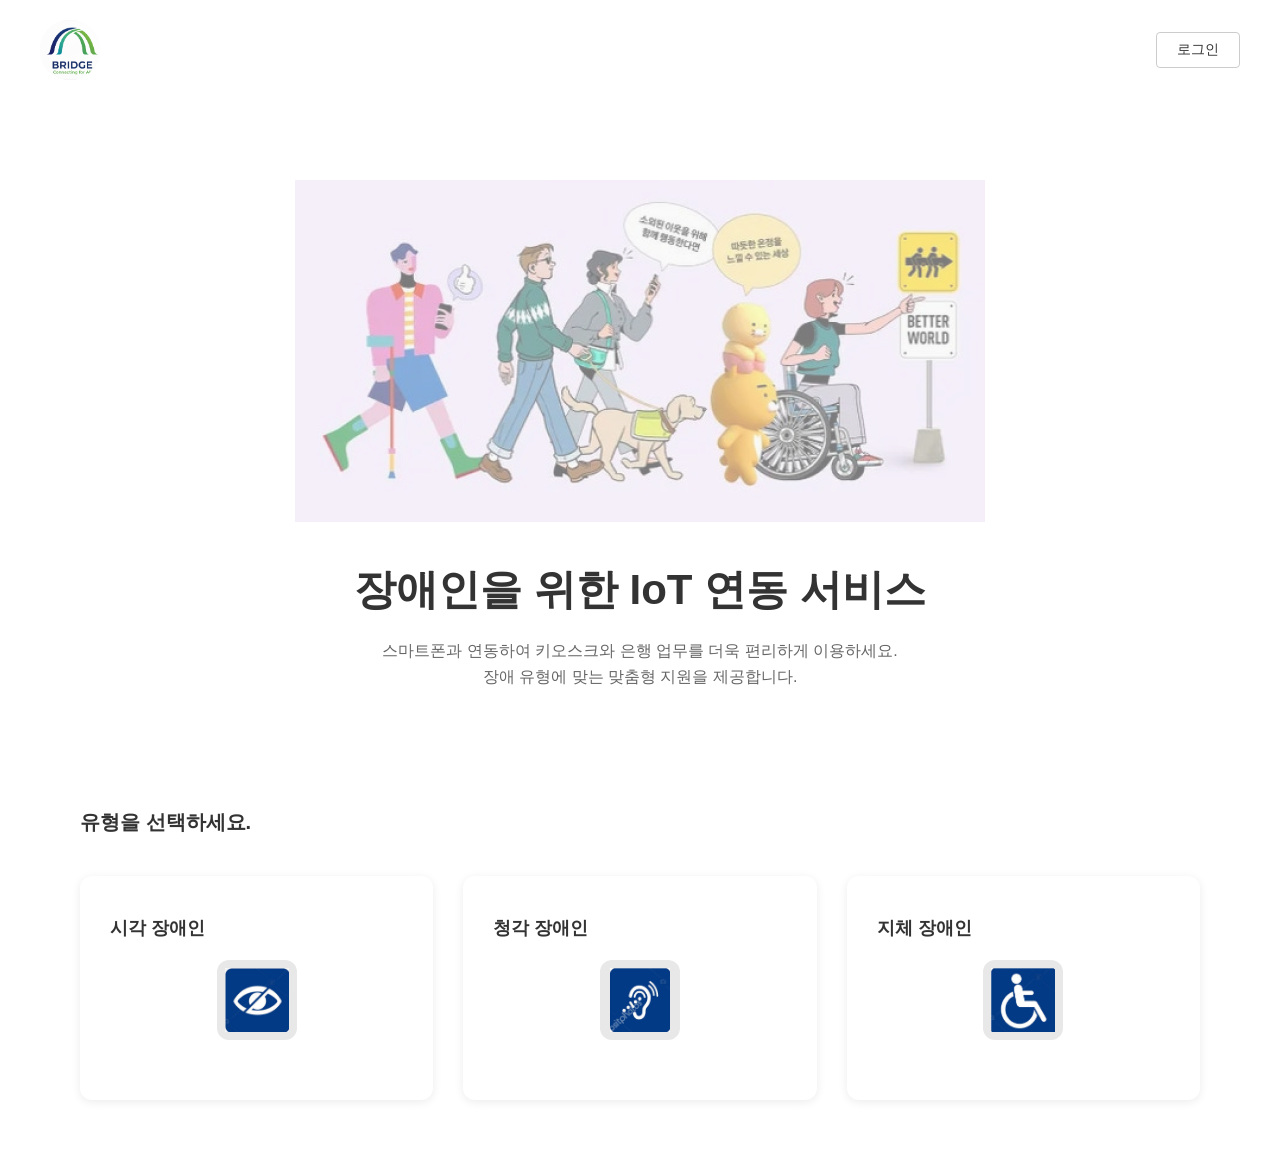
<file: src/func_visual.html>
<!DOCTYPE html>
<html lang="ko">
<head>
    <meta charset="UTF-8">
    <meta name="viewport" content="width=device-width, initial-scale=1.0">
    <title>BRIDGE - 시각장애 지원</title>
    <link rel="stylesheet" href="css/global.css">
    <link rel="stylesheet" href="css/components.css">
</head>
<body>
    <div class="container">
        <header class="header">
            <div class="logo" style="cursor: pointer;" onclick="location.href='mainpage.html'">
                <img src="images/logo.png" alt="BRIDGE 로고" class="logo-image">
            </div>
            <button class="my-info-btn" onclick="location.href='mypage.html'">내 정보</button>
        </header>

        <nav class="nav-bar">
            <button class="back-btn" onclick="history.back()">←</button>
            <h1 class="page-title">지원 기능</h1>
        </nav>

        <section class="main-icon">
            <div class="main-icon-img">
                <img src="images/visual.png" alt="시각장애 지원 아이콘">
            </div>
        </section>

        <div class="feature-options">
            <div class="feature-option"><span>음성 안내</span></div>
            <div class="feature-option"><span>고대비 화면</span></div>
            <div class="feature-option"><span>큰 글씨 출력</span></div>
        </div>

        <div class="cards">
            <div class="card">
                <h3>스마트폰 연동</h3>
                <p>블루투스를 통해 자동으로 개인 설정이 연동됩니다.</p>
            </div>
            <div class="card">
                <h3>자동 인식</h3>
                <p>키오스크나 은행 기기에 가까이 가면 자동으로 연결됩니다.</p>
            </div>
            <div class="card">
                <h3>서비스 이용</h3>
                <p>키오스크나 은행에서 편리하게 이용하세요.</p>
            </div>
        </div>

        <button class="use-btn" onclick="handleRegister()">이용하기</button>
    </div>
    
    <script>
        // 1. 로그인 상태 체크 (즉시 실행 함수)
        (function() {
            if (localStorage.getItem('isLoggedIn') !== 'true') {
                alert("로그인이 필요한 서비스입니다.");
                location.href = 'mainpage.html';
            }
        })();

        // 2. 등록 및 유형 저장
        function handleRegister() {
            if (confirm("시각장애인 지원 기능을 등록하시겠습니까?")) {
                localStorage.setItem('userType', '시각장애인');
                alert("등록이 완료되었습니다. 마이페이지로 이동합니다.");
                location.href = 'mypage.html';
            }
        }
    </script>
</body>
</html>
</file>
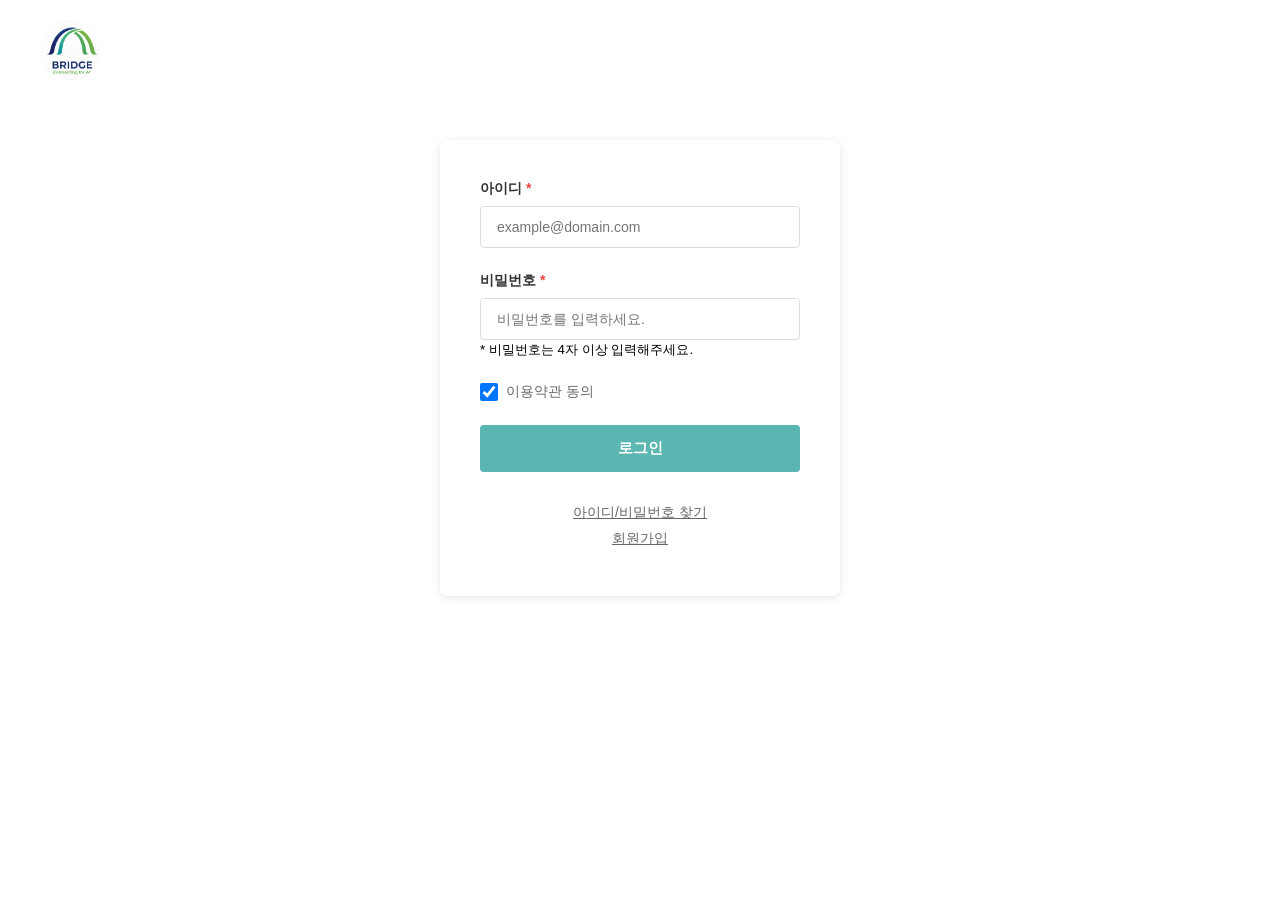
<file: src/login.html>
<!DOCTYPE html>
<html lang="ko">
<head>
    <meta charset="UTF-8">
    <meta name="viewport" content="width=device-width, initial-scale=1.0">
    <title>로그인 - BRIDGE</title>
    <link rel="stylesheet" href="css/global.css">
    <link rel="stylesheet" href="css/modal.css">
    <link rel="stylesheet" href="css/accessibility.css">
    <link rel="stylesheet" href="css/login.css">
</head>
<body>
    <a href="#main-content" class="skip-to-content">본문으로 건너뛰기</a>
    
    <div id="header-container"></div>

    <main id="main-content">
        <div class="login-container">
            <div class="login-box">
                <form id="login-form" aria-labelledby="login-heading">
                    <h2 id="login-heading" class="sr-only">로그인</h2>
                    
                    <div class="form-group">
                        <label for="user-id" class="form-label required">아이디</label>
                        <input type="email" 
                        id="user-id" 
                        class="form-input" 
                        placeholder="example@domain.com"
                        aria-required="true"
                        aria-describedby="id-error"
                        autocomplete="email">
                        <span id="id-error" class="error-message" role="alert" aria-live="polite"></span>
                    </div>

                    <div class="form-group">
                        <label for="user-pw" class="form-label required">비밀번호</label>
                        <input type="password" 
                        id="user-pw" 
                        class="form-input" 
                        placeholder="비밀번호를 입력하세요."
                        aria-required="true"
                        aria-describedby="pw-helper pw-error"
                        autocomplete="current-password">
                        <small id="pw-helper" class="form-helper">* 비밀번호는 4자 이상 입력해주세요.</small>
                        <span id="pw-error" class="error-message" role="alert" aria-live="polite"></span>
                    </div>

                    <div class="checkbox-group">
                        <input type="checkbox" 
                        id="agree" 
                        class="checkbox-input" 
                        checked
                        aria-required="true">
                        <label for="agree" class="checkbox-label">이용약관 동의</label>
                    </div>

                    <button type="submit" class="btn btn-primary" aria-label="로그인하기">
                        로그인
                    </button>
                </form>

                <nav class="link-group" aria-label="계정 관련 링크">
                    <a href="#" class="link">아이디/비밀번호 찾기</a>
                    <a href="#" class="link">회원가입</a>
                </nav>
            </div>
        </div>
    </main>

    <script src="javaScript/constants.js"></script>
    <script src="javaScript/modal.js"></script>
    <script src="javaScript/componentLoader.js"></script>
    <script src="javaScript/common.js"></script>
    <script src="javaScript/main.js"></script>
    
    <script>
        // 로그인 폼 제출 처리
        document.getElementById('login-form').addEventListener('submit', function(e) {
            e.preventDefault();
            handleLogin();
        });
        
        function handleLogin() {
            const idInput = document.getElementById('user-id').value.trim();
            const pwInput = document.getElementById('user-pw').value;
            const agreeCheck = document.getElementById('agree').checked;
            
            // 1. 이용약관 동의 확인
            if (!agreeCheck) {
                ModalSystem.warning('이용약관에 동의해주세요.', '약관 동의 필요').then(() => {
                    document.getElementById('agree').focus();
                });
                return;
            }
            
            // 2. 아이디 검증
            if (!idInput) {
                ModalSystem.warning('아이디를 입력해주세요.', '입력 오류').then(() => {
                    document.getElementById('user-id').focus();
                });
                return;
            }
            
            if (!idInput.includes('@')) {
                ModalSystem.warning('아이디에 @도메인을 포함해주세요.<br>(예: user@email.com)', '아이디 형식 오류').then(() => {
                    document.getElementById('user-id').focus();
                });
                return;
            }

            // 3. 비밀번호 검증
            if (!pwInput) {
                ModalSystem.warning('비밀번호를 입력해주세요.', '입력 오류').then(() => {
                    document.getElementById('user-pw').focus();
                });
                return;
            }
            
            if (pwInput.length < 4) {
                ModalSystem.warning('비밀번호를 4자 이상 입력해주세요.', '비밀번호 형식 오류').then(() => {
                    document.getElementById('user-pw').focus();
                });
                return;
            }

            // 4. 로그인 성공 처리
            try {
                localStorage.setItem('isLoggedIn', 'true');
                localStorage.setItem('userEmail', idInput);
                
                ModalSystem.success('로그인에 성공하였습니다!', '로그인 성공').then(() => {
                    window.location.href = 'mainpage.html';
                });
            } catch (error) {
                console.error('로그인 처리 중 에러:', error);
                ModalSystem.error('로그인 처리 중 오류가 발생했습니다.');
            }
        }
    </script>
</body>
</html>
</file>
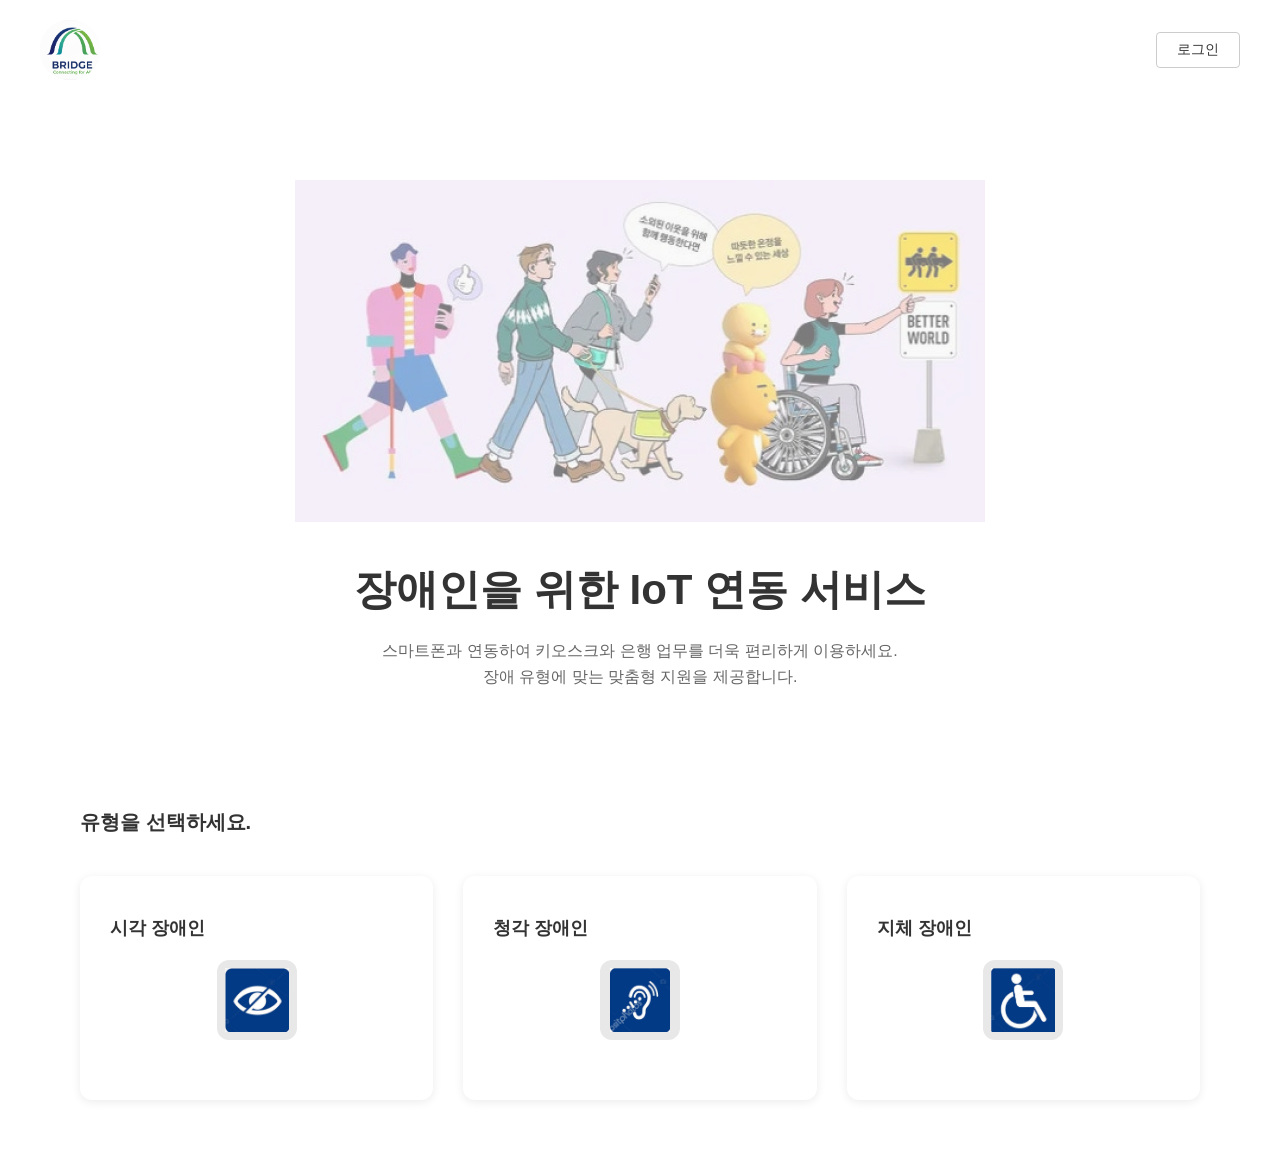
<file: src/mainpage.html>
<!DOCTYPE html>
<html lang="ko">
<head>
    <meta charset="UTF-8">
    <meta name="viewport" content="width=device-width, initial-scale=1.0">
    <title>BRIDGE - 장애인 지원 IoT 서비스</title>
    <link rel="stylesheet" href="css/global.css">
    <link rel="stylesheet" href="css/modal.css">
    <link rel="stylesheet" href="css/accessibility.css">
    <link rel="stylesheet" href="css/mainpage.css">
</head>

<body>
    <div id="header-container"></div>

    <main>
        <section class="hero-section">
            <div class="illustration-area">
                <img src="images/mainpage.png" alt="서비스 소개 일러스트">
            </div>
            <h1>장애인을 위한 IoT 연동 서비스</h1>
            <p class="subtitle">
                스마트폰과 연동하여 키오스크와 은행 업무를 더욱 편리하게 이용하세요.<br>
                장애 유형에 맞는 맞춤형 지원을 제공합니다.
            </p>
        </section>

        <section class="services-section">
            <h2 class="section-title">유형을 선택하세요.</h2>
            <div class="service-cards">
                <a href="func_detail.html?type=visual" class="service-card">
                    <h3 class="card-title">시각 장애인</h3>
                    <div class="icon-placeholder">
                        <img src="images/visual.png" alt="시각 장애인 아이콘">
                    </div>
                </a>
                
                <a href="func_detail.html?type=hearing" class="service-card">
                    <h3 class="card-title">청각 장애인</h3>
                    <div class="icon-placeholder">
                        <img src="images/hearing.png" alt="청각 장애인 아이콘">
                    </div>
                </a>
                
                <a href="func_detail.html?type=physical" class="service-card">
                    <h3 class="card-title">지체 장애인</h3>
                    <div class="icon-placeholder">
                        <img src="images/physical.png" alt="지체 장애인 아이콘">
                    </div>
                </a>
            </div>
        </section>
    </main>

    <script src="javaScript/constants.js"></script>
    <script src="javaScript/modal.js"></script>
    <script src="javaScript/componentLoader.js"></script>
    <script src="javaScript/common.js"></script>
    <script src="javaScript/mainpage.js"></script>
    <script src="javaScript/main.js"></script>
</body>
</html>
</file>
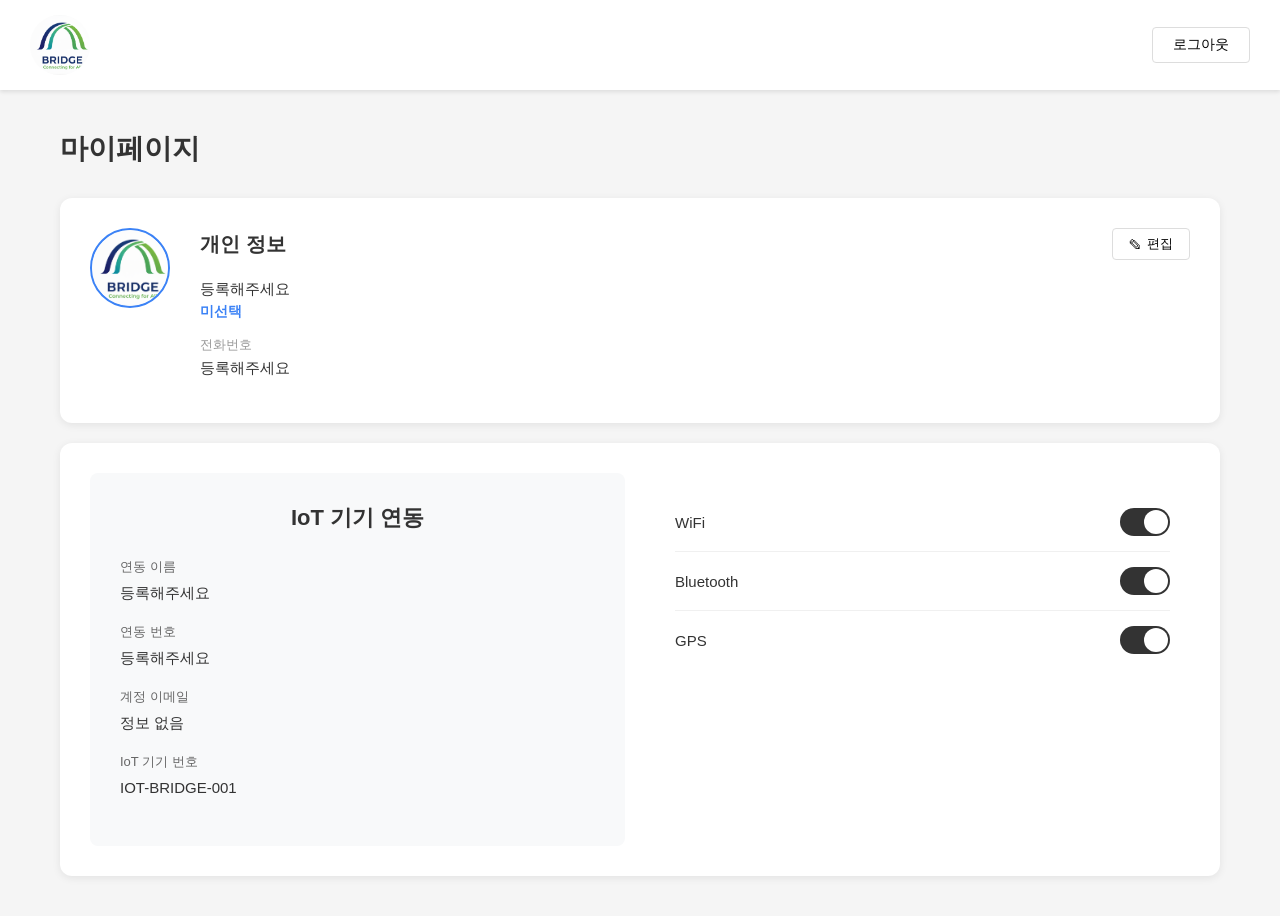
<file: src/mypage.html>
<!DOCTYPE html>
<html lang="ko">
<head>
    <meta charset="UTF-8">
    <meta name="viewport" content="width=device-width, initial-scale=1.0">
    <title>BRIDGE - 마이페이지</title>
    <link rel="stylesheet" href="css/global.css">
    <link rel="stylesheet" href="css/modal.css">
    <link rel="stylesheet" href="css/accessibility.css">
    <link rel="stylesheet" href="css/mypage.css">
</head>
<body>
    <header class="header">
        <div id="main_logo" class="logo" style="cursor: pointer;" onclick="location.href='mainpage.html'">
            <img src="images/logo.png" alt="BRIDGE 서비스 로고" class="logo-image">
        </div>
        <button class="logout-btn" id="logout-btn">로그아웃</button>
    </header>

    <div class="container">
        <h1 class="page-title">마이페이지</h1>

        <div class="card">
            <div class="profile-section">
                <div class="profile-image">
                    <img id="profile-icon" src="images/logo.png" alt="프로필 아이콘" style="width: 100%; height: 100%; border-radius: 50%; object-fit: cover;">
                </div>
                <div class="profile-info">
                    <div class="profile-header">
                        <div class="profile-name">개인 정보</div>
                        <button class="edit-btn" onclick="handleEdit()">
                            <span>✎</span> 편집
                        </button>
                    </div>
                    <div class="info-row">
                        <div class="info-value" id="display-name">등록해주세요</div>
                        <div id="user-type-display" style="color: #3b82f6; font-weight: bold; font-size: 14px; margin-top: 4px;">등록된 유형 없음</div>
                    </div>
                    <div class="info-row" style="margin-top: 10px;">
                        <div class="info-label">전화번호</div>
                        <div class="info-value" id="display-phone">등록해주세요</div>
                    </div>
                </div>
            </div>
        </div>

        <div class="card">
            <div class="iot-section">
                <div class="iot-left">
                    <h2 class="iot-title">IoT 기기 연동</h2>
                    
                    <div class="device-info">
                        <div class="device-label">연동 이름</div>
                        <div class="device-value" id="iot-name">등록해주세요</div>
                    </div>

                    <div class="device-info">
                        <div class="device-label">연동 번호</div>
                        <div class="device-value" id="iot-phone">등록해주세요</div>
                    </div>

                    <div class="device-info">
                        <div class="device-label">계정 이메일</div>
                        <div class="device-value" id="display-email">불러오는 중...</div>
                    </div>

                    <div class="device-info">
                        <div class="device-label">IoT 기기 번호</div>
                        <div class="device-value">IOT-BRIDGE-001</div>
                    </div>
                </div>

                <div class="iot-right">
                    <div class="toggle-row">
                        <div class="toggle-label">WiFi</div>
                        <div class="toggle-switch" id="toggle-wifi" onclick="handleToggle('wifi', this)"></div>
                    </div>
                    <div class="toggle-row">
                        <div class="toggle-label">Bluetooth</div>
                        <div class="toggle-switch" id="toggle-bluetooth" onclick="handleToggle('bluetooth', this)"></div>
                    </div>
                    <div class="toggle-row">
                        <div class="toggle-label">GPS</div>
                        <div class="toggle-switch" id="toggle-gps" onclick="handleToggle('gps', this)"></div>
                    </div>
                </div>
            </div>
        </div>
    </div>
    
    <script src="javaScript/constants.js"></script>
    <script src="javaScript/modal.js"></script>
    <script src="javaScript/common.js"></script>
    <script src="javaScript/mypage.js"></script>
</body>
</html>
</file>
<file: src/css/global.css>
* {
    margin: 0;
    padding: 0;
    box-sizing: border-box;
}

body {
    font-family: 'Malgun Gothic', 'Noto Sans KR', sans-serif;
}

svg {
    display: block;
}

.container {
    max-width: 640px;
    margin: 0 auto;
    padding: 20px;
}

.logo img {
    display: block;
    width: 60px;
    height: 60px;
    border-radius: 50%;
    object-fit: cover;
}
.a11y-hidden,
.sr-only {
    position: absolute !important;
    width: 1px !important;
    height: 1px !important;
    padding: 0 !important;
    margin: -1px !important;
    overflow: hidden !important;
    clip: rect(0, 0, 0, 0) !important;
    white-space: nowrap !important;
    border: 0 !important;
}
</file>
<file: src/css/components.css>
.header {
    display: flex;
    justify-content: space-between;
    align-items: center;
    margin-bottom: 30px;
}

.logo {
    display: flex;
    align-items: center;
    gap: 5px;
}

.logo-icon {
    width: 60px;
    height: 60px;
}

.logo-text {
    font-size: 12px;
    font-weight: 500;
    color: #333;
}

.my-info-btn {
    padding: 8px 16px;
    font-size: 14px;
    color: #333;
    background: white;
    border: 1px solid #ddd;
    border-radius: 5px;
    cursor: pointer;
    transition: background-color 0.3s;
}

.my-info-btn:hover {
    background-color: #f5f5f5;
}

.nav-bar {
    display: flex;
    align-items: center;
    margin-bottom: 30px;
}

.back-btn {
    font-size: 24px;
    color: #333;
    background: none;
    border: none;
    cursor: pointer;
}

.page-title {
    flex: 1;
    margin-right: 24px;
    font-size: 24px;
    font-weight: 600;
    text-align: center;
}

.main-icon {
    display: flex;
    justify-content: center;
    margin-bottom: 30px;
}

.main-icon-img {
    display: flex;
    align-items: center;
    justify-content: center;
    width: 80px;
    height: 110px;
    background-color: #2563eb;
    border-radius: 40px;
}

.eye-icon,
.wheelchair-icon {
    width: 50px;
    height: 50px;
    color: white;
}

.feature-options {
    display: flex;
    justify-content: center;
    gap: 40px;
    margin-bottom: 40px;
}

.feature-option {
    display: flex;
    align-items: center;
    gap: 8px;
    font-size: 16px;
    color: #333;
}

.feature-option .icon {
    display: flex;
    align-items: center;
    justify-content: center;
    width: 20px;
    height: 20px;
    font-size: 12px;
    color: #666;
    border: 2px solid #666;
    border-radius: 50%;
}

.cards {
    display: flex;
    flex-direction: column;
    gap: 16px;
    margin-bottom: 40px;
}

.card {
    flex: 1;
    padding: 50px 20px;
    background-color: #f0f7ff;
    border-radius: 16px;
    text-align: center;
}

.card-icon {
    width: 48px;
    height: 48px;
    margin: 0 auto 20px;
    color: #333;
    stroke-width: 1.5;
}

.card-title {
    margin-bottom: 12px;
    font-size: 18px;
    font-weight: 600;
    color: #333;
}

.card-desc {
    font-size: 14px;
    line-height: 1.5;
    color: #666;
}

.use-btn {
    display: block;
    width: 280px;
    margin: 0 auto;
    padding: 16px;
    font-size: 18px;
    font-weight: 500;
    color: white;
    background-color: #3b82f6;
    border: none;
    border-radius: 30px;
    cursor: pointer;
    transition: background-color 0.3s;
}

.use-btn:hover {
    background-color: #2563eb;
}

@media (min-width: 480px) {
    .cards {
    flex-direction: row;
    }

    .card {
    width: auto;
    }
}
</file>
<file: src/css/modal.css>
/* 오버레이 */
.modal-overlay {
    position: fixed;
    top: 0;
    left: 0;
    width: 100%;
    height: 100%;
    background-color: rgba(0, 0, 0, 0.5);
    display: flex;
    justify-content: center;
    align-items: center;
    z-index: 9999;
    opacity: 0;
    transition: opacity 0.2s ease;
    pointer-events: auto; /* 클릭 가능하도록 */
}

.modal-overlay.modal-show {
    opacity: 1;
}

.modal-overlay.modal-fade-out {
    opacity: 0;
    pointer-events: none; /* 페이드아웃 시 클릭 방지 */
}

/* 모달 컨테이너 */
.modal-container {
    background: white;
    border-radius: 12px;
    box-shadow: 0 10px 40px rgba(0, 0, 0, 0.2);
    width: 90%;
    max-width: 400px;
    overflow: hidden;
    transform: scale(0.9);
    transition: transform 0.2s ease;
}

.modal-show .modal-container {
    transform: scale(1);
}

.modal-fade-out .modal-container {
    transform: scale(0.9);
}

/* 모달 헤더 */
.modal-header {
    padding: 20px 24px 16px;
    border-bottom: 1px solid #e5e7eb;
}

.modal-title {
    margin: 0;
    font-size: 18px;
    font-weight: 600;
    color: #111827;
}

/* 모달 바디 */
.modal-body {
    padding: 24px;
}

.modal-message {
    margin: 0;
    font-size: 15px;
    line-height: 1.6;
    color: #374151;
}

/* 모달 푸터 */
.modal-footer {
    padding: 16px 24px;
    display: flex;
    justify-content: flex-end;
    gap: 8px;
    background-color: #f9fafb;
    border-top: 1px solid #e5e7eb;
}

/* 버튼 공통 스타일 */
.modal-btn {
    padding: 10px 20px;
    border: none;
    border-radius: 6px;
    font-size: 14px;
    font-weight: 500;
    cursor: pointer;
    transition: all 0.2s ease;
    min-width: 80px;
}

.modal-btn:hover {
    transform: translateY(-1px);
    box-shadow: 0 4px 12px rgba(0, 0, 0, 0.15);
}

.modal-btn:active {
    transform: translateY(0);
}

/* 확인 버튼 */
.modal-btn-confirm {
    background-color: #3b82f6;
    color: white;
}

.modal-btn-confirm:hover {
    background-color: #2563eb;
}

/* 취소 버튼 */
.modal-btn-cancel {
    background-color: #e5e7eb;
    color: #374151;
}

.modal-btn-cancel:hover {
    background-color: #d1d5db;
}

/* 모달 타입별 스타일 */
.modal-info .modal-header {
    background-color: #eff6ff;
}

.modal-info .modal-title {
    color: #1e40af;
}

.modal-success .modal-header {
    background-color: #f0fdf4;
}

.modal-success .modal-title {
    color: #15803d;
}

.modal-success .modal-btn-confirm {
    background-color: #22c55e;
}

.modal-success .modal-btn-confirm:hover {
    background-color: #16a34a;
}

.modal-warning .modal-header {
    background-color: #fffbeb;
}

.modal-warning .modal-title {
    color: #b45309;
}

.modal-warning .modal-btn-confirm {
    background-color: #f59e0b;
}

.modal-warning .modal-btn-confirm:hover {
    background-color: #d97706;
}

.modal-error .modal-header {
    background-color: #fef2f2;
}

.modal-error .modal-title {
    color: #b91c1c;
}

.modal-error .modal-btn-confirm {
    background-color: #ef4444;
}

.modal-error .modal-btn-confirm:hover {
    background-color: #dc2626;
}

.modal-confirm .modal-header {
    background-color: #f3f4f6;
}

.modal-confirm .modal-title {
    color: #1f2937;
}

/* 반응형 디자인 */
@media (max-width: 480px) {
    .modal-container {
        width: 95%;
        max-width: none;
    }
    
    .modal-header {
        padding: 16px 20px 12px;
    }
    
    .modal-title {
        font-size: 16px;
    }
    
    .modal-body {
        padding: 20px;
    }
    
    .modal-message {
        font-size: 14px;
    }
    
    .modal-footer {
        padding: 12px 20px;
        flex-direction: column-reverse;
    }
    
    .modal-btn {
        width: 100%;
        min-width: 0;
    }
}

/* 접근성 개선 */
.modal-btn:focus {
    outline: 2px solid #3b82f6;
    outline-offset: 2px;
}

/* 애니메이션 */
@keyframes modalSlideIn {
    from {
        transform: translateY(-20px);
        opacity: 0;
    }
    to {
        transform: translateY(0);
        opacity: 1;
    }
}

.modal-show .modal-container {
    animation: modalSlideIn 0.3s ease;
}
</file>
<file: src/css/accessibility.css>
/* 모든 포커스 가능한 요소에 기본 포커스 스타일 */
a:focus,
button:focus,
input:focus,
select:focus,
textarea:focus,
[tabindex]:focus {
    outline: 3px solid #3b82f6;
    outline-offset: 2px;
}

/* 마우스 클릭 시에는 포커스 표시 안 함 (키보드만) */
a:focus:not(:focus-visible),
button:focus:not(:focus-visible),
input:focus:not(:focus-visible),
select:focus:not(:focus-visible),
textarea:focus:not(:focus-visible) {
    outline: none;
}

/* 키보드 포커스 시 명확한 표시 */
a:focus-visible,
button:focus-visible,
input:focus-visible,
select:focus-visible,
textarea:focus-visible {
    outline: 3px solid #3b82f6;
    outline-offset: 2px;
}

/* ===== 버튼 스타일 개선 ===== */

/* 버튼에 마우스 커서 */
button,
[role="button"] {
    cursor: pointer;
}

/* 비활성 버튼 */
button:disabled,
[role="button"][aria-disabled="true"] {
    cursor: not-allowed;
    opacity: 0.5;
}

/* ===== 토글 스위치 접근성 ===== */

/* 토글 버튼 포커스 */
.toggle-switch:focus {
    outline: 3px solid #3b82f6;
    outline-offset: 2px;
}

.toggle-switch:focus-visible {
    outline: 3px solid #3b82f6;
    outline-offset: 2px;
    box-shadow: 0 0 0 3px rgba(59, 130, 246, 0.2);
}

/* 토글 버튼 활성 상태 표시 개선 */
.toggle-switch[aria-checked="true"]::before {
    content: "켜짐";
    position: absolute;
    left: -9999px; /* 스크린 리더 전용 */
}

.toggle-switch[aria-checked="false"]::before {
    content: "꺼짐";
    position: absolute;
    left: -9999px; /* 스크린 리더 전용 */
}

/* ===== 링크 스타일 ===== */

/* 링크에 밑줄 (접근성) */
a {
    text-decoration: none;
}

a:hover {
    text-decoration: underline;
}

a:focus {
    text-decoration: underline;
}

/* ===== Skip to content 링크 ===== */
.skip-to-content {
    position: absolute;
    left: -9999px;
    z-index: 999;
    padding: 1rem 2rem;
    background-color: #3b82f6;
    color: white;
    text-decoration: none;
    border-radius: 0 0 4px 0;
}

.skip-to-content:focus {
    left: 0;
    top: 0;
}

/* ===== 스크린 리더 전용 텍스트 ===== */
.sr-only,
.a11y-hidden {
    position: absolute;
    width: 1px;
    height: 1px;
    padding: 0;
    margin: -1px;
    overflow: hidden;
    clip: rect(0, 0, 0, 0);
    white-space: nowrap;
    border-width: 0;
}

/* 포커스 시 보이기 */
.sr-only:focus,
.a11y-hidden:focus {
    position: static;
    width: auto;
    height: auto;
    padding: 0.5rem 1rem;
    margin: 0;
    overflow: visible;
    clip: auto;
    white-space: normal;
}

/* ===== 키보드 네비게이션 힌트 ===== */

/* 탭 순서 표시 (개발 중에만 사용) */
.show-tab-order a:focus::after,
.show-tab-order button:focus::after,
.show-tab-order input:focus::after {
    content: " [TAB]";
    color: #3b82f6;
    font-weight: bold;
    margin-left: 4px;
}

/* ===== 고대비 모드 지원 ===== */
@media (prefers-contrast: high) {
    a:focus,
    button:focus,
    input:focus {
        outline: 4px solid currentColor;
        outline-offset: 2px;
    }
}

/* ===== 애니메이션 감소 모드 ===== */
@media (prefers-reduced-motion: reduce) {
    *,
    *::before,
    *::after {
        animation-duration: 0.01ms !important;
        animation-iteration-count: 1 !important;
        transition-duration: 0.01ms !important;
        scroll-behavior: auto !important;
    }
}

/* ===== 서비스 카드 접근성 ===== */
.service-card:focus {
    outline: 3px solid #3b82f6;
    outline-offset: 4px;
    transform: translateY(-4px);
    box-shadow: 0 8px 24px rgba(0, 0, 0, 0.15);
}

.service-card:focus-visible {
    outline: 3px solid #3b82f6;
    outline-offset: 4px;
}

/* ===== 폼 요소 접근성 ===== */

/* 레이블과 입력 필드 관계 명확히 */
label {
    cursor: pointer;
}

/* 필수 입력 표시 */
input:required,
select:required,
textarea:required {
    box-shadow: none; /* 브라우저 기본 스타일 제거 */
}

label.required::after,
.form-label.required::after {
    content: " *";
    color: #ef4444;
    font-weight: bold;
}

/* 에러 상태 */
input:invalid:not(:placeholder-shown),
select:invalid:not(:placeholder-shown) {
    border-color: #ef4444;
}

input[aria-invalid="true"],
select[aria-invalid="true"] {
    border-color: #ef4444;
    background-color: #fef2f2;
}

/* ===== 로딩 상태 접근성 ===== */
[aria-busy="true"] {
    cursor: wait;
    opacity: 0.6;
}

/* ===== 다크모드 대비 (접근성) ===== */
@media (prefers-color-scheme: dark) {
    a:focus,
    button:focus {
        outline-color: #60a5fa;
    }
}

/* ===== 모바일 터치 타겟 크기 ===== */
@media (max-width: 768px) {
    button,
    a,
    input,
    select {
        min-height: 44px; 
        min-width: 44px;
    }
}
</file>
<file: src/css/login.css>
.body {
    display: flex;
    flex-direction: column;
    min-height: 100vh;
    background: #f5f5f5;
}

.header {
    padding: 20px 40px;
    background: white;
}

.logo {
    display: block;
    width: 60px;
    height: 60px;
    background-image: url('../images/logo.png');
    background-repeat: no-repeat;
    background-size: cover;
    background-position: center;
    border-radius: 50%;
}

.login-container {
    display: flex;
    flex: 1;
    align-items: center;
    justify-content: center;
    padding: 40px 20px;
}

.login-box {
    width: 100%;
    max-width: 400px;
    padding: 40px;
    background: white;
    border-radius: 8px;
    box-shadow: 0 2px 10px rgba(0, 0, 0, 0.1);
}

.form-group {
    margin-bottom: 24px;
}

.form-label {
    display: block;
    margin-bottom: 8px;
    font-size: 14px;
    font-weight: 600;
    color: #333;
}
.form-input {
    width: 100%;
    padding: 12px 16px;
    font-size: 14px;
    border: 1px solid #ddd;
    border-radius: 4px;
    transition: border-color 0.3s;
}

.form-input:focus {
    outline: none;
    border-color: #5bb5b0;
}

.checkbox-group {
    display: flex;
    align-items: center;
    margin-bottom: 24px;
}

.checkbox-input {
    width: 18px;
    height: 18px;
    margin-right: 8px;
    cursor: pointer;
}

.checkbox-label {
    font-size: 14px;
    color: #666;
    cursor: pointer;
}

.btn {
    width: 100%;
    padding: 14px;
    margin-bottom: 12px;
    font-size: 15px;
    font-weight: 600;
    border: none;
    border-radius: 4px;
    cursor: pointer;
    transition: opacity 0.3s;
}

.btn:hover {
    opacity: 0.9;
}

.btn-primary {
    color: white;
    background: #5bb5b0;
}

.link-group {
    margin-top: 20px;
    text-align: center;
}

.link {
    display: block;
    margin-bottom: 8px;
    font-size: 14px;
    color: #666;
    text-decoration: underline;
    cursor: pointer;
}

.link:hover {
    color: #333;
}

@media (max-width: 480px) {
    .header {
        padding: 15px 20px;
}

.login-box {
        padding: 30px 20px;
    }
}
</file>
<file: src/css/mainpage.css>
.body {
    min-height: 100vh;
    background: linear-gradient(to bottom, #f8f5ff 0%, #fff5f0 100%);
}

.a11y-hidden {
    position: absolute !important;
    width: 1px !important;
    height: 1px !important;
    padding: 0 !important;
    margin: -1px !important;
    overflow: hidden !important;
    clip: rect(0, 0, 0, 0) !important;
    white-space: nowrap !important;
    border: 0 !important;
}

.header {
    display: flex;
    justify-content: space-between;
    align-items: center;
    padding: 20px 40px;
    background: white;
}

.logo {
    width: 60px;
    height: 60px;
    background-image: url('../images/logo.png');
    background-repeat: no-repeat;
    background-size: cover;
    background-position: center;
    border-radius: 50%;
}

.header button {
    padding: 8px 20px;
    margin-left: 10px;
    font-size: 14px;
    background: white;
    border: 1px solid #ccc;
    border-radius: 4px;
    cursor: pointer;
    transition: all 0.3s;
}

.header button:hover {
    background-color: #f5f5f5;
}

.login-btn {
    color: #333;
}

.mypage-btn {
    font-weight: 500;
    color: #5bb5b0;
    border-color: #5bb5b0;
}

.mypage-btn:hover {
    background-color: #f0fffe;
}

.hero-section {
    position: relative;
    padding: 80px 20px 60px;
    text-align: center;
}

.illustration-area {
    display: flex;
    align-items: center;
    justify-content: center;
    max-width: 1000px;
    margin: 0 auto 40px;
    border-radius: 20px;
}

h1 {
    margin-bottom: 20px;
    font-size: 42px;
    font-weight: bold;
    color: #333;
}

.subtitle {
    max-width: 800px;
    margin: 0 auto;
    font-size: 16px;
    line-height: 1.6;
    color: #666;
}

.services-section {
    max-width: 1200px;
    margin: 0 auto;
    padding: 60px 40px;
}

.section-title {
    margin-bottom: 40px;
    font-size: 20px;
    font-weight: bold;
    color: #333;
}

.service-cards {
    display: grid;
    grid-template-columns: repeat(3, 1fr);
    gap: 30px;
}

.service-card {
    display: block;
    padding: 40px 30px;
    background: white;
    border-radius: 12px;
    box-shadow: 0 2px 10px rgba(0, 0, 0, 0.08);
    text-decoration: none;
    color: inherit;
    cursor: pointer;
    transition: transform 0.3s ease, box-shadow 0.3s ease;
}

.service-card:hover {
    transform: translateY(-5px);
    box-shadow: 0 4px 20px rgba(0, 0, 0, 0.12);
}

.card-title {
    margin-bottom: 20px;
    font-size: 18px;
    font-weight: bold;
    color: #333;
}

.icon-placeholder {
    display: flex;
    align-items: center;
    justify-content: center;
    width: 80px;
    height: 80px;
    margin: 0 auto 20px;
    background: #e8e8e8;
    border-radius: 12px;
}

.icon-placeholder img {
    max-width: 80%;
    max-height: 80%;
    width: auto;
    height: auto;
    object-fit: contain;
}


@media (max-width: 968px) {
    .service-cards {
        grid-template-columns: repeat(2, 1fr);
    }
}

@media (max-width: 640px) {
    h1 {
        font-size: 28px;
    }

    .hero-section {
        padding: 40px 20px;
    }

    .illustration-area {
        height: 200px;
    }

    .service-cards {
        grid-template-columns: 1fr;
    }
}
</file>
<file: src/css/mypage.css>
* {
    margin: 0;
    padding: 0;
    box-sizing: border-box;
}

body {
    font-family: -apple-system, BlinkMacSystemFont, 'Segoe UI', 'Malgun Gothic', sans-serif;
    background-color: #f5f5f5;
}

.header {
    background-color: white;
    padding: 15px 30px;
    display: flex;
    justify-content: space-between;
    align-items: center;
    box-shadow: 0 2px 4px rgba(0,0,0,0.1);
}

.logo {
    display: flex;
    align-items: center;
    gap: 10px;
}

.logo-icon {
    width: 40px;
    height: 40px;
    background: linear-gradient(135deg, #667eea 0%, #764ba2 100%);
    border-radius: 50%;
}

.logo-text {
    font-size: 14px;
    font-weight: bold;
    color: #333;
}

.logout-btn {
    padding: 8px 20px;
    border: 1px solid #ddd;
    background: white;
    border-radius: 4px;
    cursor: pointer;
    font-size: 14px;
}

.logout-btn:hover {
    background-color: #f8f8f8;
}

.container {
    max-width: 1200px;
    margin: 40px auto;
    padding: 0 20px;
}

.page-title {
    font-size: 28px;
    font-weight: bold;
    margin-bottom: 30px;
    color: #333;
}

.card {
    background: white;
    border-radius: 12px;
    padding: 30px;
    margin-bottom: 20px;
    box-shadow: 0 2px 8px rgba(0,0,0,0.08);
}

.profile-section {
    display: flex;
    gap: 30px;
    align-items: flex-start;
}

.profile-image {
    width: 80px;
    height: 80px;
    background-color: #f0f7ff; 
    border-radius: 50%;
    overflow: hidden; 
    display: flex;
    align-items: center;
    justify-content: center;
    border: 2px solid #3b82f6; 
}
.profile-placeholder {
    width: 80px;
    height: 80px;
    border: 3px solid white;
    border-radius: 50%;
    background: rgba(255,255,255,0.5);
}

.profile-info {
    flex: 1;
}

.profile-header {
    display: flex;
    justify-content: space-between;
    align-items: center;
    margin-bottom: 20px;
}

.profile-name {
    font-size: 20px;
    font-weight: bold;
    color: #333;
}

.edit-btn {
    padding: 6px 16px;
    border: 1px solid #ddd;
    background: white;
    border-radius: 4px;
    cursor: pointer;
    font-size: 13px;
    display: flex;
    align-items: center;
    gap: 5px;
}

.edit-btn:hover {
    background-color: #f8f8f8;
}

.info-row {
    margin-bottom: 15px;
}

.info-label {
    font-size: 13px;
    color: #999;
    margin-bottom: 5px;
}

.info-value {
    font-size: 15px;
    color: #333;
}

.iot-section {
    display: grid;
    grid-template-columns: 1fr 1fr;
    gap: 30px;
}

.iot-left {
    background: #f8f9fa;
    padding: 30px;
    border-radius: 8px;
}

.iot-title {
    font-size: 22px;
    font-weight: bold;
    margin-bottom: 25px;
    text-align: center;
    color: #333;
}

.device-info {
    margin-bottom: 20px;
}

.device-label {
    font-size: 13px;
    color: #666;
    margin-bottom: 8px;
    font-weight: 500;
}

.device-value {
    font-size: 15px;
    color: #333;
    margin-bottom: 15px;
}

.register-btn {
    width: 100%;
    padding: 12px;
    background: #9e9e9e;
    color: white;
    border: none;
    border-radius: 4px;
    cursor: pointer;
    font-size: 14px;
    margin-top: 20px;
}

.register-btn:hover {
    background: #757575;
}

.iot-right {
    padding: 20px;
}

.toggle-row {
    display: flex;
    justify-content: space-between;
    align-items: center;
    padding: 15px 0;
    border-bottom: 1px solid #f0f0f0;
}

.toggle-row:last-child {
    border-bottom: none;
}

.toggle-label {
    font-size: 15px;
    color: #333;
    font-weight: 500;
}

.toggle-switch {
    width: 50px;
    height: 28px;
    background: #333;
    border-radius: 14px;
    position: relative;
    cursor: pointer;
    transition: background 0.3s;
}

.toggle-switch::after {
    content: '';
    position: absolute;
    width: 24px;
    height: 24px;
    background: white;
    border-radius: 50%;
    top: 2px;
    right: 2px;
    transition: right 0.3s;
}

.toggle-switch.off {
    background: #ccc;
}

.toggle-switch.off::after {
    right: 24px;
}

@media (max-width: 768px) {
    .iot-section {
        grid-template-columns: 1fr;
    }

    .profile-section {
        flex-direction: column;
        align-items: center;
        text-align: center;
    }

    .profile-header {
        flex-direction: column;
        gap: 10px;
    }
}
</file>
